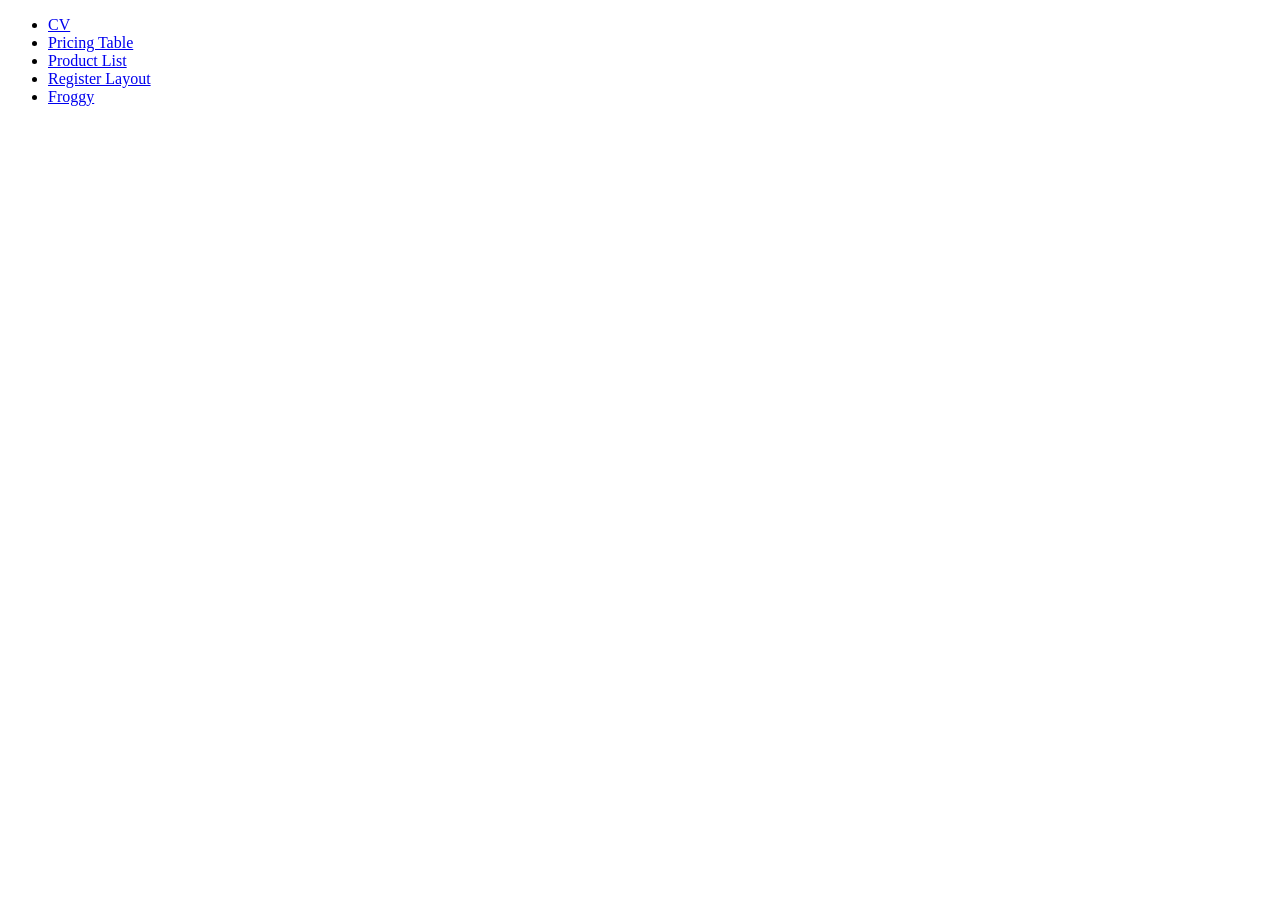
<file: index.html>
<!doctype html>
<html lang="en">
    <head>
        <meta charset="UTF-8" />
        <meta name="viewport" content="width=device-width, initial-scale=1.0" />
        <title>F8 Fullstack - Day 6</title>
    </head>
    <body>
        <ul>
            <li><a href="./cv-flex.html">CV</a></li>
            <li><a href="./pricing-flex.html">Pricing Table</a></li>
            <li><a href="./product-list.html">Product List</a></li>
            <li><a href="./register-layout.html">Register Layout</a></li>
            <li><a href="./froggy.html">Froggy</a></li>
        </ul>
    </body>
</html>
</file>
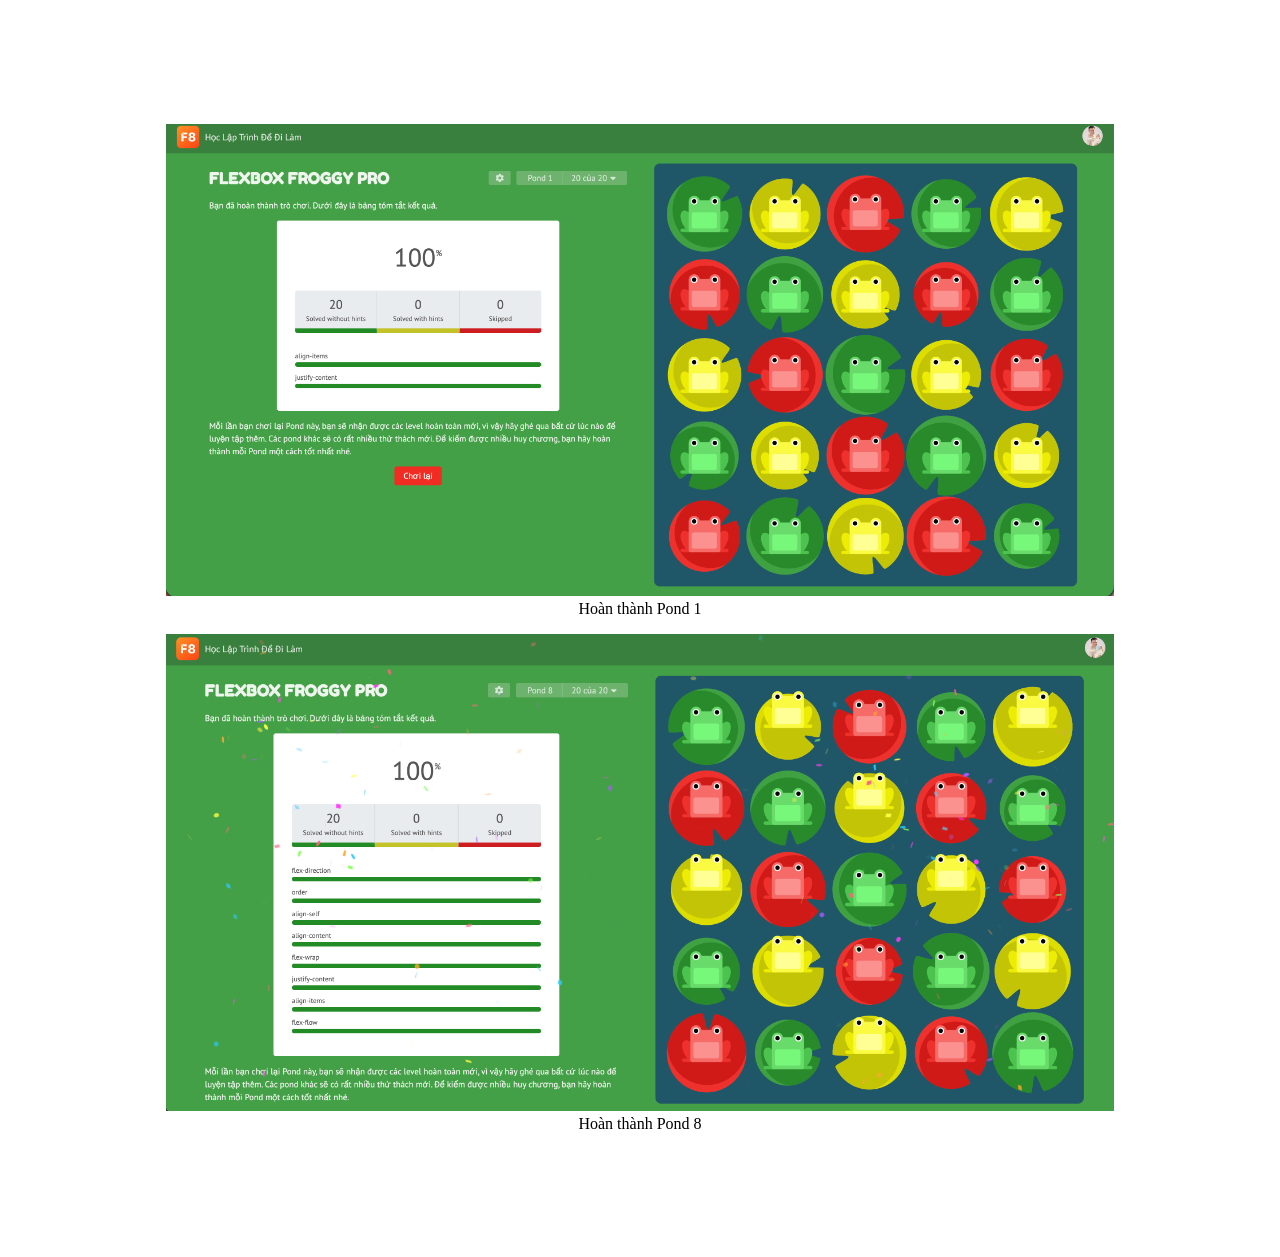
<file: froggy.html>
<!doctype html>
<html lang="en">
    <head>
        <meta charset="UTF-8" />
        <meta name="viewport" content="width=device-width, initial-scale=1.0" />
        <title>Froggy</title>

        <style>
            body {
                padding: 100px 0;
            }

            .container {
                margin: 0 auto;
            }

            figure {
                text-align: center;
            }
        </style>
    </head>
    <body>
        <div class="container">
            <figure>
                <img src="./img/Pond 1.png" alt="Pond 1" width="80%" />
                <figcaption>Hoàn thành Pond 1</figcaption>
            </figure>
            <figure>
                <img src="./img/Pond 8.png" alt="Pond 8" width="80%" />
                <figcaption>Hoàn thành Pond 8</figcaption>
            </figure>
        </div>
    </body>
</html>
</file>
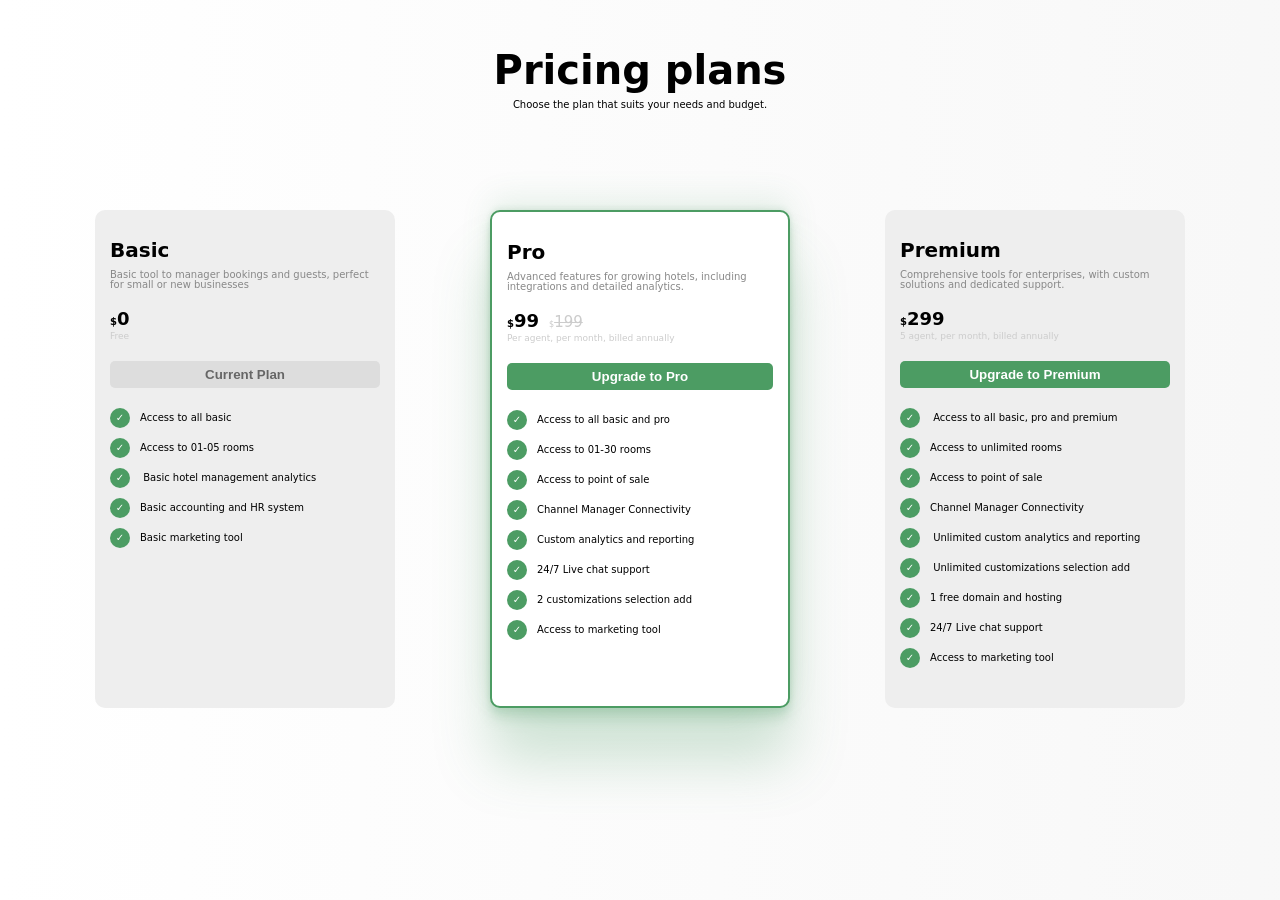
<file: pricing-flex.html>
<!doctype html>
<html lang="en">
    <head>
        <meta charset="UTF-8" />
        <meta name="viewport" content="width=device-width, initial-scale=1.0" />
        <title>Pricing Flex</title>

        <link rel="stylesheet" href="./css/reset.css" />
        <link rel="stylesheet" href="./css/common.css" />
        <link rel="stylesheet" href="./css/pricing.css" />
    </head>
    <body>
        <div class="container">
            <div class="plan-page-header">
                <h1>Pricing plans</h1>
                <p>Choose the plan that suits your needs and budget.</p>
            </div>
            <div class="plan-container">
                <div class="price-wrapper">
                    <div class="plan-box">
                        <div class="plan-header">
                            <h2 class="plan-title">Basic</h2>
                            <p>
                                Basic tool to manager bookings and guests,
                                perfect for small or new businesses
                            </p>
                        </div>
                        <div class="pricing">
                            <div class="plan-price">
                                <h3 class="price">0</h3>
                                <h4 class="sale-off-price"></h4>
                            </div>
                            <p>Free</p>
                        </div>
                        <button class="plan-btn active-plan">
                            Current Plan
                        </button>
                        <div class="plan-details">
                            <p class="detail">Access to all basic</p>
                            <p class="detail">Access to 01-05 rooms</p>
                            <p class="detail">
                                Basic hotel management analytics
                            </p>
                            <p class="detail">Basic accounting and HR system</p>
                            <p class="detail">Basic marketing tool</p>
                        </div>
                    </div>
                </div>

                <div class="price-wrapper">
                    <div class="plan-box">
                        <div class="plan-header">
                            <h2 class="plan-title">Pro</h2>
                            <p>
                                Advanced features for growing hotels, including
                                integrations and detailed analytics.
                            </p>
                        </div>
                        <div class="pricing">
                            <div class="plan-price">
                                <h3 class="price">99</h3>
                                <h4 class="sale-off-price">199</h4>
                            </div>
                            <p>Per agent, per month, billed annually</p>
                        </div>
                        <button class="plan-btn choose-plan">
                            Upgrade to Pro
                        </button>
                        <div class="plan-details">
                            <p class="detail">Access to all basic and pro</p>
                            <p class="detail">Access to 01-30 rooms</p>
                            <p class="detail">Access to point of sale</p>
                            <p class="detail">Channel Manager Connectivity</p>
                            <p class="detail">Custom analytics and reporting</p>
                            <p class="detail">24/7 Live chat support</p>
                            <p class="detail">2 customizations selection add</p>
                            <p class="detail">Access to marketing tool</p>
                        </div>
                    </div>
                </div>

                <div class="price-wrapper">
                    <div class="plan-box">
                        <div class="plan-header">
                            <h2 class="plan-title">Premium</h2>
                            <p>
                                Comprehensive tools for enterprises, with custom
                                solutions and dedicated support.
                            </p>
                        </div>
                        <div class="pricing">
                            <div class="plan-price">
                                <h3 class="price">299</h3>
                                <h4 class="sale-off-price"></h4>
                            </div>
                            <p>5 agent, per month, billed annually</p>
                        </div>
                        <button class="plan-btn choose-plan">
                            Upgrade to Premium
                        </button>
                        <div class="plan-details">
                            <p class="detail">
                                Access to all basic, pro and premium
                            </p>
                            <p class="detail">Access to unlimited rooms</p>
                            <p class="detail">Access to point of sale</p>
                            <p class="detail">Channel Manager Connectivity</p>
                            <p class="detail">
                                Unlimited custom analytics and reporting
                            </p>
                            <p class="detail">
                                Unlimited customizations selection add
                            </p>
                            <p class="detail">1 free domain and hosting</p>
                            <p class="detail">24/7 Live chat support</p>
                            <p class="detail">Access to marketing tool</p>
                        </div>
                    </div>
                </div>
            </div>
        </div>
    </body>
</html>
</file>
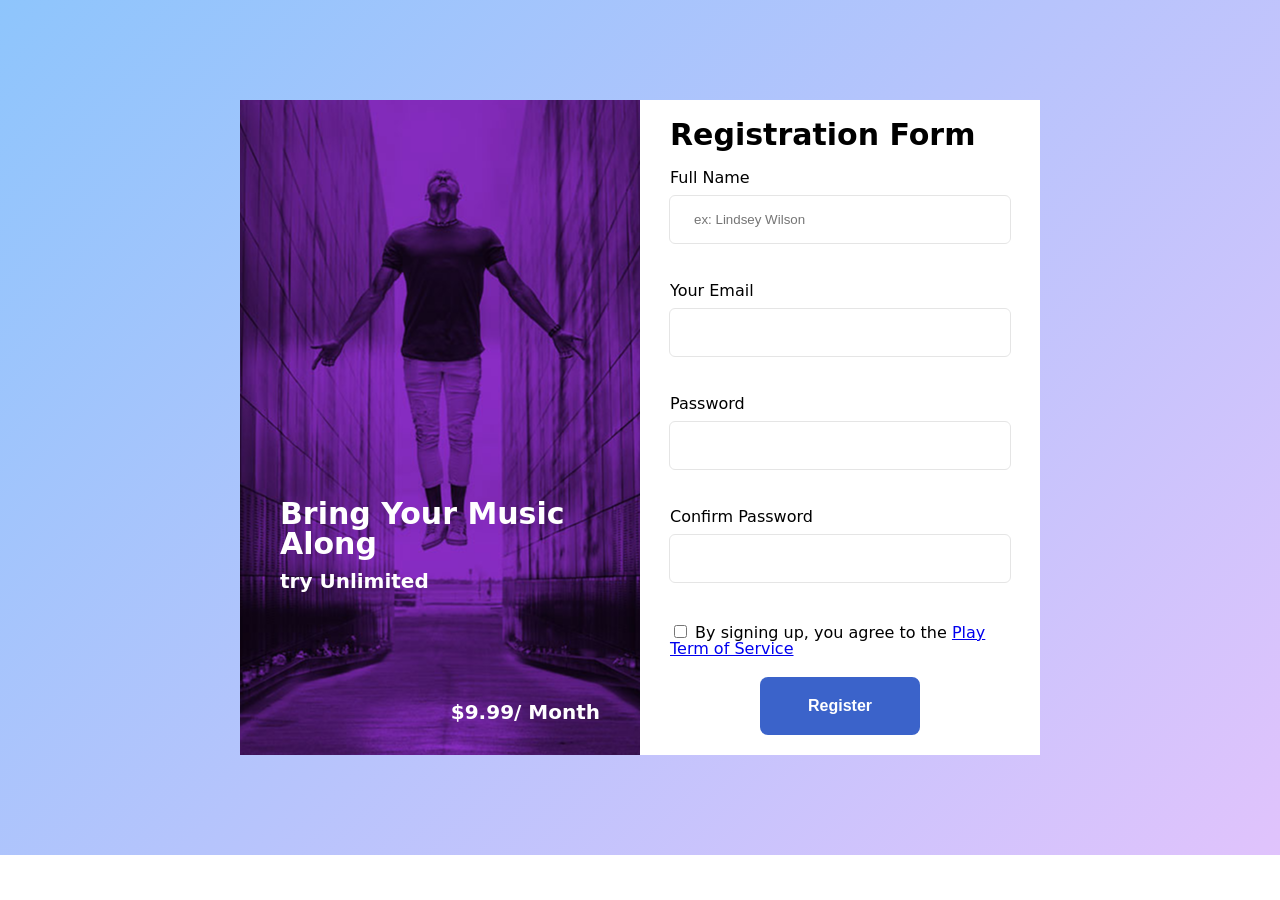
<file: register-layout.html>
<!doctype html>
<html lang="en">
    <head>
        <meta charset="UTF-8" />
        <meta name="viewport" content="width=device-width, initial-scale=1.0" />
        <title>Register Layout</title>

        <link rel="stylesheet" href="./css/reset.css" />
        <link rel="stylesheet" href="./css/common.css" />
        <link rel="stylesheet" href="./css/register.css" />
    </head>
    <body>
        <div class="container">
            <div class="wrapper">
                <div class="image-wrapper">
                    <div class="information">
                        <h1>Bring Your Music Along</h1>
                        <strong>try Unlimited</strong>
                    </div>
                    <div class="price">
                        <strong>$9.99/ Month</strong>
                    </div>
                </div>
                <div class="form-wrapper">
                    <h2 class="form-title">Registration Form</h2>
                    <div class="reg">
                        <form action="" class="form">
                            <div class="form-group">
                                <label for="full-name">Full Name</label>
                                <input
                                    type="text"
                                    placeholder="ex: Lindsey Wilson"
                                    id="full-name"
                                    name="full-name"
                                />
                            </div>

                            <div class="form-group">
                                <label for="email">Your Email</label>
                                <input type="email" id="email" name="email" />
                            </div>

                            <div class="form-group">
                                <label for="password">Password</label>
                                <input
                                    type="password"
                                    id="password"
                                    name="password"
                                />
                            </div>

                            <div class="form-group">
                                <label for="confirm-password"
                                    >Confirm Password</label
                                >
                                <input
                                    type="password"
                                    id="confirm-password"
                                    name="confirm-password"
                                />
                            </div>

                            <div class="form-group">
                                <input
                                    type="checkbox"
                                    name="privacy"
                                    id="privacy"
                                />
                                <label for="privacy"
                                    >By signing up, you agree to the
                                    <a href="#!">Play Term of Service</a></label
                                >
                            </div>
                            <button type="submit">Register</button>
                        </form>
                    </div>
                </div>
            </div>
        </div>
    </body>
</html>
</file>
<file: css/common.css>
* {
    box-sizing: border-box;
}

html {
    font-size: 62.5%;
}

body {
    font-family:
        system-ui,
        -apple-system,
        BlinkMacSystemFont,
        "Segoe UI",
        Roboto,
        Oxygen,
        Ubuntu,
        Cantarell,
        "Open Sans",
        "Helvetica Neue",
        sans-serif;
}

h1,
h2,
h3,
h4,
h5,
h6,
strong,
b {
    font-weight: bold;
}
</file>
<file: css/pricing.css>
/* ======== PRICE TABLE CSS ======== */
.container {
    min-height: 100vh;
    background: #fff;
    background: linear-gradient(
        90deg,
        rgba(255, 255, 255, 0.44) 0%,
        rgba(242, 242, 242, 0.55) 100%
    );
    padding: 50px 0;
}

.plan-page-header {
    text-align: center;
    margin-bottom: 100px;
}

.plan-page-header h1 {
    font-size: 4rem;
    margin-bottom: 10px;
}

.plan-container {
    display: flex;
    justify-content: space-evenly;
}

.price-wrapper {
    padding: 30px 15px;
    border-radius: 10px;
    background: #eee;
    flex-basis: 30rem;
    transition: 0.3s;
}

.price-wrapper:hover {
    box-shadow:
        rgba(76, 156, 99, 0.4) 0px 2px 4px,
        rgba(76, 156, 99, 0.3) 0px 7px 13px -3px,
        rgba(76, 156, 99, 0.2) 0px -3px 0px inset;
    transform: translateY(-15px);
}

.price-wrapper:nth-child(2) {
    background: #fff;
    border: 2px solid #4c9c63;
    box-shadow:
        rgba(76, 156, 99, 0.25) 0px 54px 55px,
        rgba(76, 156, 99, 0.12) 0px -12px 30px,
        rgba(76, 156, 99, 0.12) 0px 4px 6px,
        rgba(76, 156, 99, 0.17) 0px 12px 13px,
        rgba(76, 156, 99, 0.09) 0px -3px 5px;
}

.price-wrapper:nth-child(2):hover {
    box-shadow:
        rgba(76, 156, 99, 0.4) 0px 2px 4px,
        rgba(76, 156, 99, 0.3) 0px 7px 13px -3px,
        rgba(76, 156, 99, 0.2) 0px -3px 0px inset;
}

.plan-title {
    font-size: 2rem;
    font-weight: 600;
}

.plan-header p {
    margin: 10px 0 20px;
    font-size: 1rem;
    color: #888;
}

.plan-price {
    display: flex;
    align-items: flex-end;
    gap: 10px;
}

.price {
    font-size: 1.8rem;
    font-weight: 600;
}

.pricing p {
    color: #ccc;
    font-size: 0.9rem;
    margin-top: 4px;
}

.sale-off-price {
    font-size: 1.5rem;
    color: #ccc;
    text-decoration: line-through;
    font-weight: 100;
}

.price::before {
    content: "$";
    font-size: 1rem;
}

.sale-off-price:not(:empty):before {
    content: "$";
    font-size: 0.8rem;
    display: inline-block;
}

.plan-btn {
    display: block;
    margin: 20px auto;
    padding: 6px 0;
    width: 100%;
    border: none;
    cursor: pointer;
    border-radius: 5px;
    font-weight: 600;
}

.active-plan {
    background: #ddd;
    color: #666;
    cursor: default;
}

.choose-plan {
    background: #4c9c63;
    color: #fff;
    transition: 0.5s;
}

.choose-plan:hover {
    box-shadow: rgba(0, 0, 0, 0.24) 0px 3px 8px;
}

.detail {
    margin: 10px 0;
}

.detail::before {
    content: "✓";
    display: inline-block;
    margin-right: 10px;
    color: #fff;
    font-weight: 900;
    width: 20px;
    height: 20px;
    background: #4c9c63;
    text-align: center;
    line-height: 20px;
    border-radius: 50%;
}
</file>
<file: css/register.css>
.container {
    background-image: -webkit-linear-gradient(
        136deg,
        rgb(224, 195, 252) 0%,
        rgb(142, 197, 252) 100%
    );
    padding: 100px 0;
}

.wrapper {
    margin: 0 auto;
    max-width: 800px;
    display: flex;
    flex-wrap: wrap;
}

.image-wrapper {
    background-image: url(../img/img-form.jpg);
    width: 400px;
    min-height: 600px;
    background-repeat: no-repeat;
    background-position: center;
    position: relative;
}

.information {
    position: absolute;
    bottom: 25%;
    left: 10%;
    color: #fff;
    margin: 0 auto;
}

.information h1 {
    font-size: 3rem;
    margin-bottom: 12px;
}

.information strong {
    font-size: 2rem;
}

.price {
    position: absolute;
    bottom: 5%;
    right: 10%;
    color: #fff;
    font-size: 2rem;
}

.form-wrapper {
    width: 400px;
    padding: 20px 30px;
    background: #fff;
}

.form {
    display: flex;
    flex-direction: column;
    justify-content: center;
    align-items: center;
}

.form-title {
    font-size: 3rem;
    font-weight: 700;
}

.form-group {
    margin: 20px 0;
    font-size: 1.6rem;
    width: 100%;
}

.form-group input:not(input[type="checkbox"]) {
    display: block;
    margin-top: 10px;
    width: 100%;
    border: none;
    outline: 1px solid #e5e5e5;
    border-radius: 5px;
    padding: 16px 24px;
}

.form-group input:not(input[type="checkbox"]):focus {
    outline: 1px solid #53c83c;
}

.form-group input[type="checkbox"] {
    accent-color: #53c83c;
}

.form button {
    background: #3b63ca;
    padding: 20px 48px;
    color: #fff;
    font-weight: 600;
    font-size: 1.6rem;
    border: none;
    border-radius: 8px;
    cursor: pointer;
}
</file>
